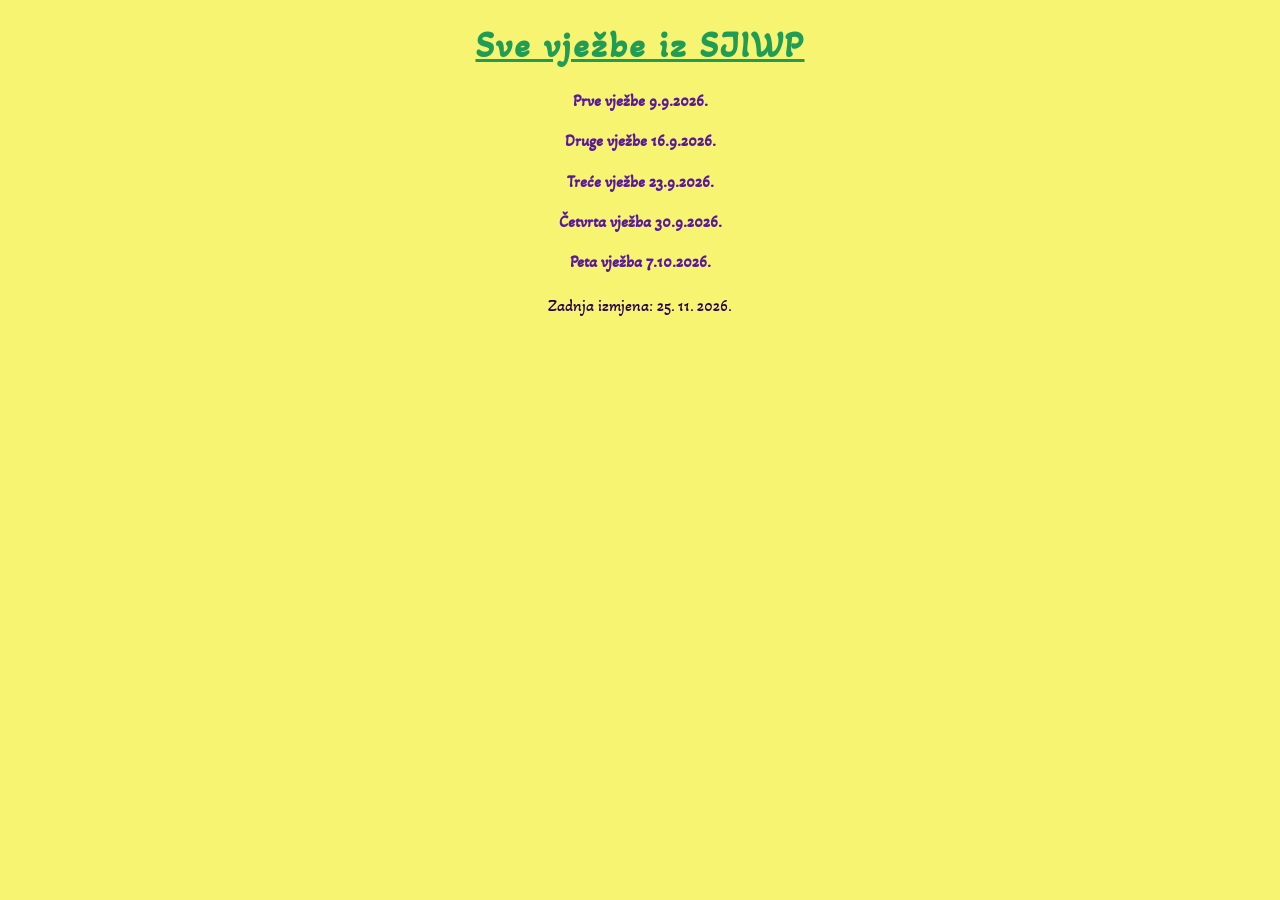
<file: index.html>
<!DOCTYPE html>
<html lang="en">
<head>
    <meta charset="UTF-8">
    <meta name="viewport" content="width=device-width, initial-scale=1.0">
    <title>Početna</title>
    <link rel="stylesheet" href="stil.css">
</head>
<body align="center">
    <h1>Sve vježbe iz SJIWP</h1>

    
        <h4 ><a class="html" href="prvi.html" >Prve vježbe 9.9.2026.</a></h4>
        <h4><a class="html" href="vjezba2.html">Druge vježbe 16.9.2026.</a></h4>
        <h4><a class="html" href="vjezba3.html">Treće vježbe 23.9.2026.</a></h4>
        <h4><a class="html" href="vjezba4.html">Četvrta vježba 30.9.2026. </a></h4>
        <h4><a class="html" href="vjezba5.html">Peta vježba 7.10.2026. </a></h4>
        <h4><a href=""></a></h4>

        <p>Zadnja izmjena: 25. 11. 2026.</p>

    
</body>
</html>
</file>
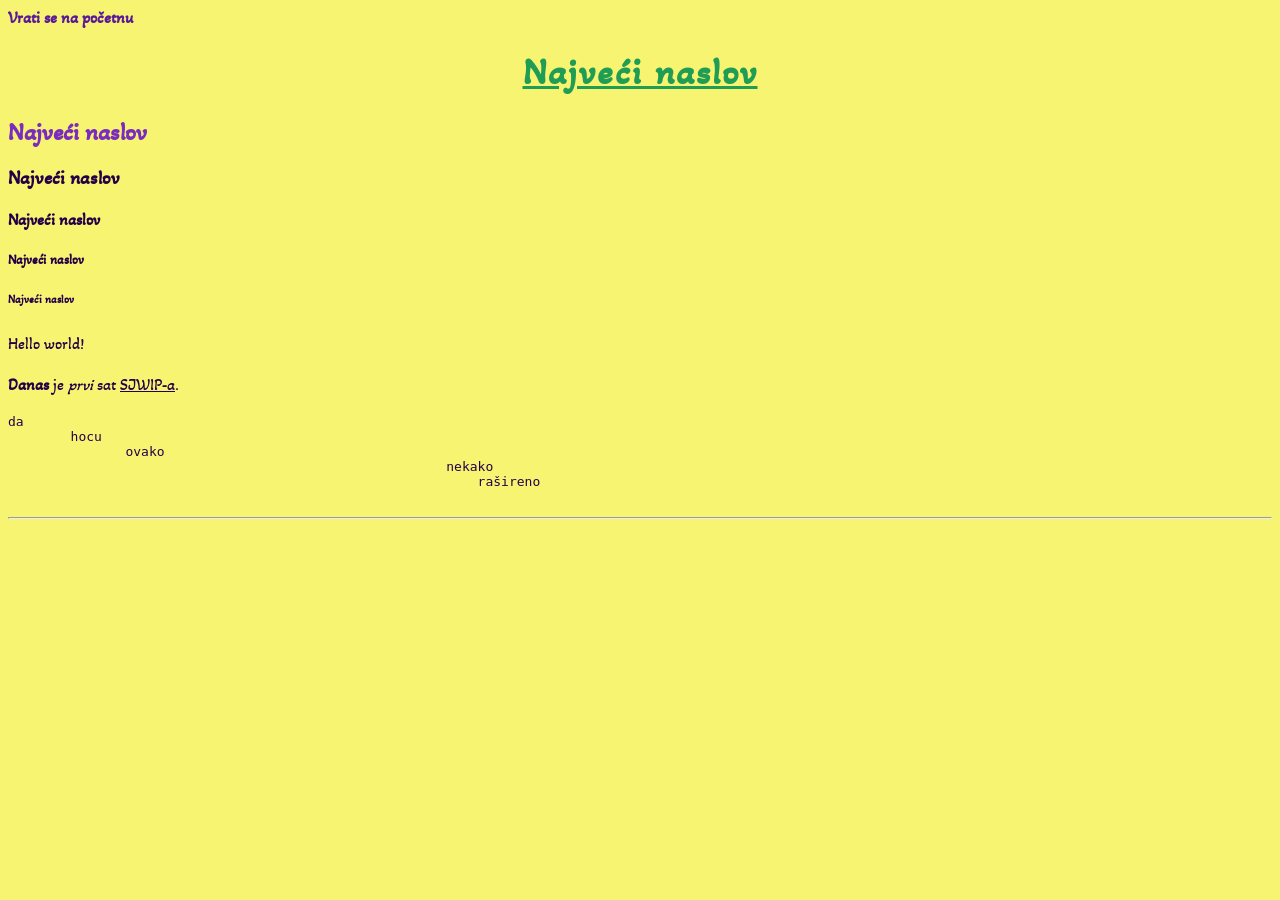
<file: prvi.html>
<!DOCTYPE html>
<html lang="en">
<head>
    <meta charset="UTF-8">
    <meta name="viewport" content="width=device-width, initial-scale=1.0">
    <title>Moja prva web stranica</title>
    <link rel="stylesheet" href="stil.css">
</head>
<body>
    <a href="./index.html">Vrati se na početnu</a>

    <h1>Najveći naslov</h1>
    <h2>Najveći naslov</h2>
    <h3>Najveći naslov</h3>
    <h4>Najveći naslov</h4>
    <h5>Najveći naslov</h5>
    <h6>Najveći naslov</h6>




    <p>Hello world!</p>
    <p><b>Danas</b> je <i>prvi</i> sat 
        <u>SJWIP-a</u>.
    </b>
    </p>

    <pre>da 
        hocu
               ovako
                                                        nekako
                                                            rašireno
     </pre>
     <hr>


    
</body>
</html>
</file>
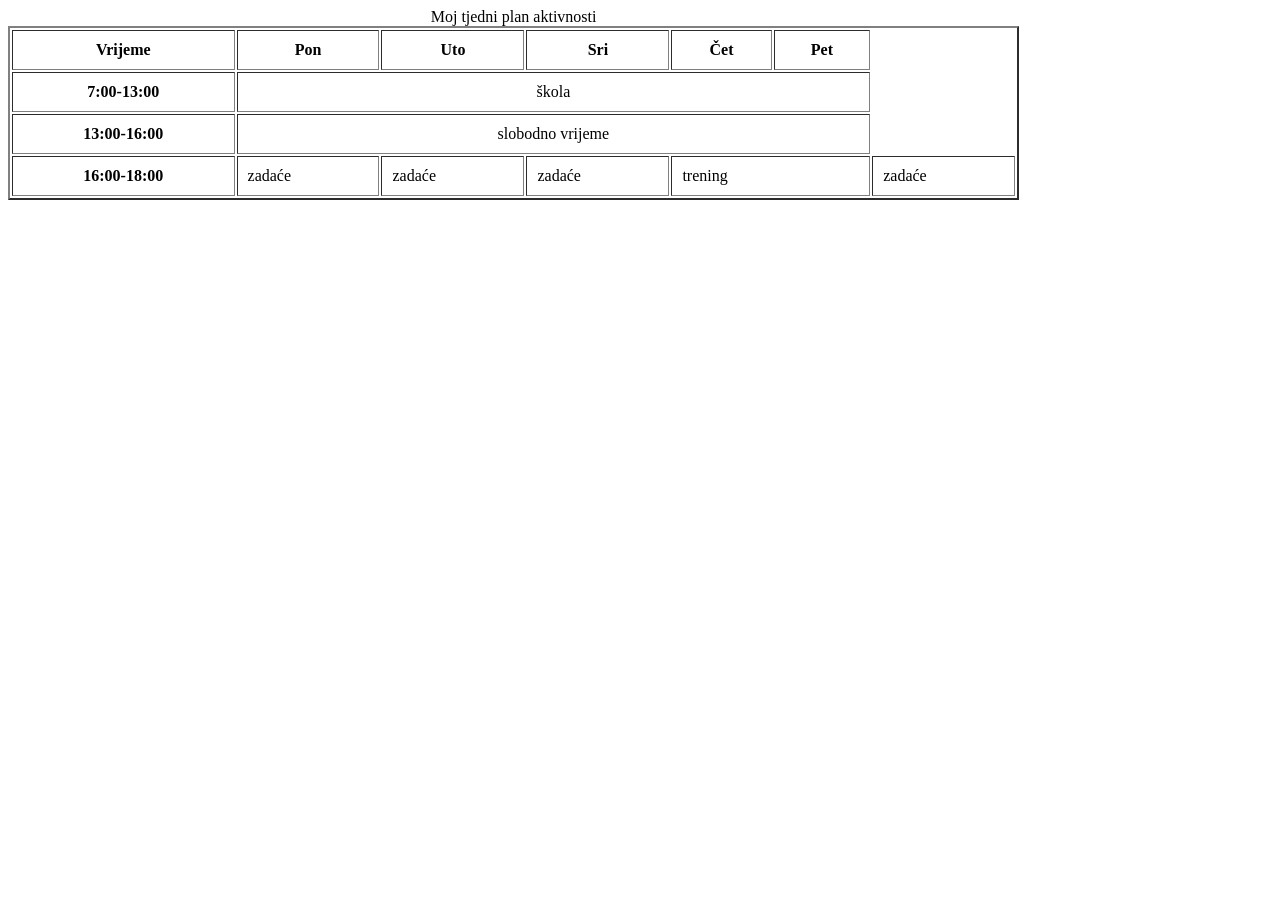
<file: tablica.html>
<!DOCTYPE html>
<html lang="hr">
<head>
    <meta charset="UTF-8">
    <meta name="viewport" content="width=device-width, initial-scale=1.0">
    <title>Izrada tablica</title>
</head>
<body>
    <table border="2" width="80%" cellpadding="10px" cellpading="5px" height="40px" align="centre">
        <caption>Moj tjedni plan aktivnosti</caption>

        <tr>
            <th>Vrijeme</th>
            <th>Pon</th>
            <th>Uto</th>
            <th>Sri</th>
            <th>Čet</th>
            <th>Pet</th>
        </tr>
        <tr align="center">
            <th>7:00-13:00</th>
            <td colspan="5">škola</td>

        </tr>
        <tr align="center">
            <th>13:00-16:00</th>
            <td colspan="5">slobodno vrijeme</td>

        </tr>
        <tr align="centre">
            <th>16:00-18:00</th>
            <td>zadaće</td>
            <td>zadaće</td>
            <td>zadaće</td>
            <td colspan="2">trening</td>
            <td>zadaće</td>

        </tr>

    </table>
    
</body>
</html>
</file>
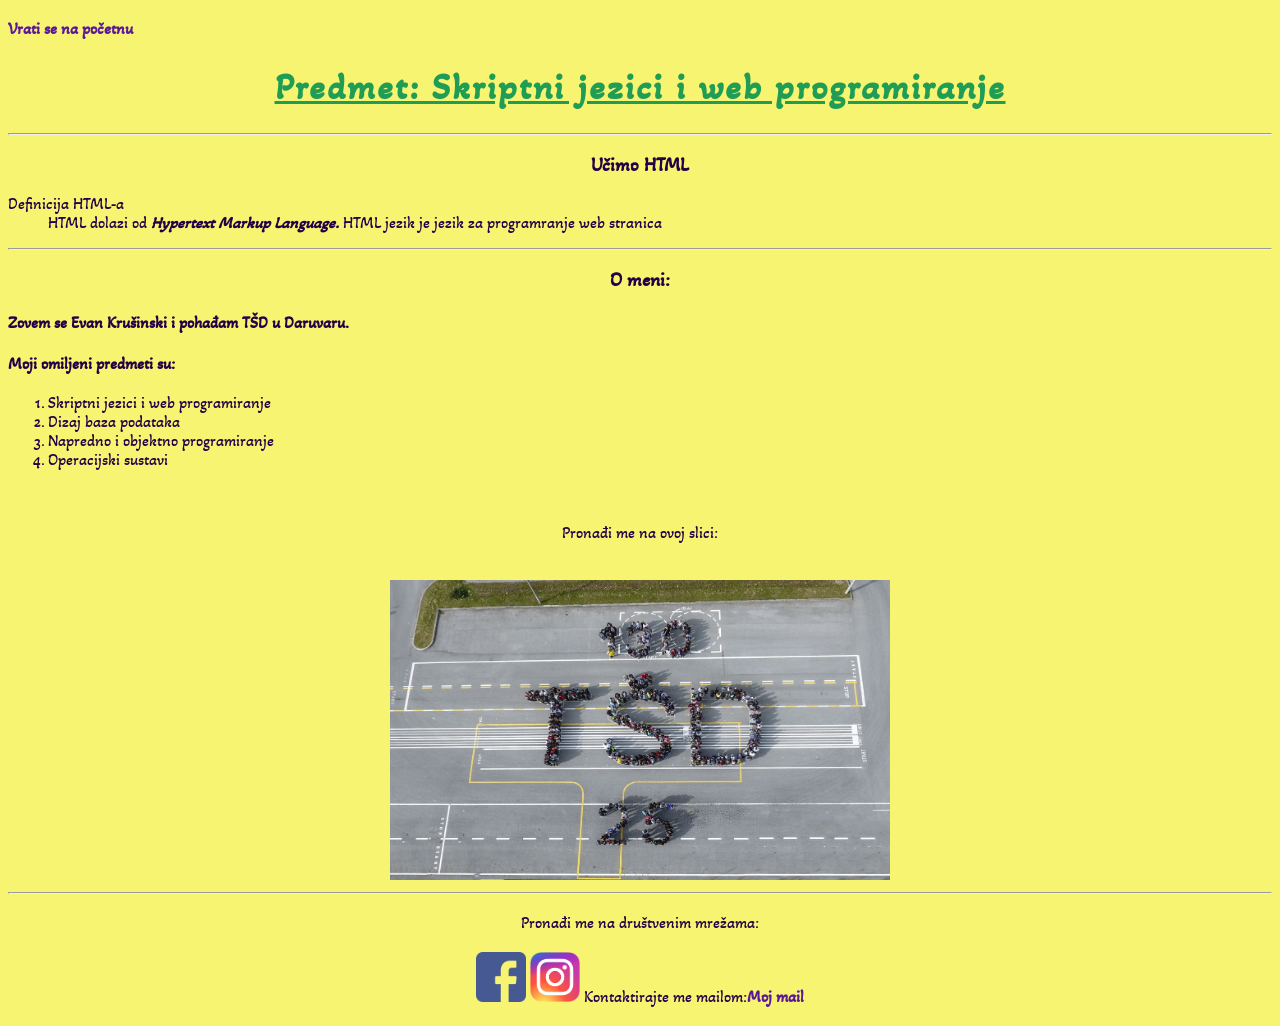
<file: vjezba2.html>
<!DOCTYPE html>
<html lang="en">
<head>
    <meta charset="UTF-8">
    <meta name="viewport" content="width=device-width, initial-scale=1.0">
    <title>Vježba 2</title>
    <link rel="stylesheet" href="stil.css">
</head>
<body align="center">
    <p align="left"> <a href="index.html">Vrati se na početnu</a></p>
    <h1>Predmet: Skriptni jezici i web programiranje</h1>

    <hr>

    <h3>Učimo HTML</h3>

    <dl align="left"> <!--definition lista -->
        <dt>
            Definicija HTML-a
        </dt>

        <dd> HTML dolazi od <i><b>Hypertext Markup Language.</b></i>
            HTML jezik je jezik za programranje web stranica</dd>
    </dl>
    <hr>
    <h3>
        O meni:
    </h3>
    <p align="left"><b>Zovem se Evan Krušinski i pohađam TŠD u Daruvaru.</b> </p>
    <p align="left"><b>Moji omiljeni predmeti su:</b> </p>

    <ol align="left"> <!--unordered list -->
        <li> Skriptni jezici i web programiranje</li>
        <li> Dizaj baza podataka</li>
        <li> Napredno i objektno programiranje</li>
        <li> Operacijski sustavi</li>
    </ol>

    <br>
    <p>Pronađi me na ovoj slici: </p>
    <br>
    <img src="SL-1.jpg" alt="Nema slike" height="300" width="500"> <!-- slika TŠD na parkiralištu -->
    <hr>
    <p>Pronađi me na društvenim mrežama:</p>
    <p><a href="https://www.facebook.com/"><img src="facebook.png" alt="Nema slike" height="50" width="50"></a> <!--slika facebook-->
       <a href="https://www.instagram.com/"><img src="Instagram_logo_2016.svg.webp" alt="Nema slike" height="50" width="50"></a><!--slika instagrama-->
       Kontaktirajte me mailom:<a href="https://www.gmail.com">Moj mail</a> <!--tekst sa hipervezom-->
    
</body>
</html>
</file>
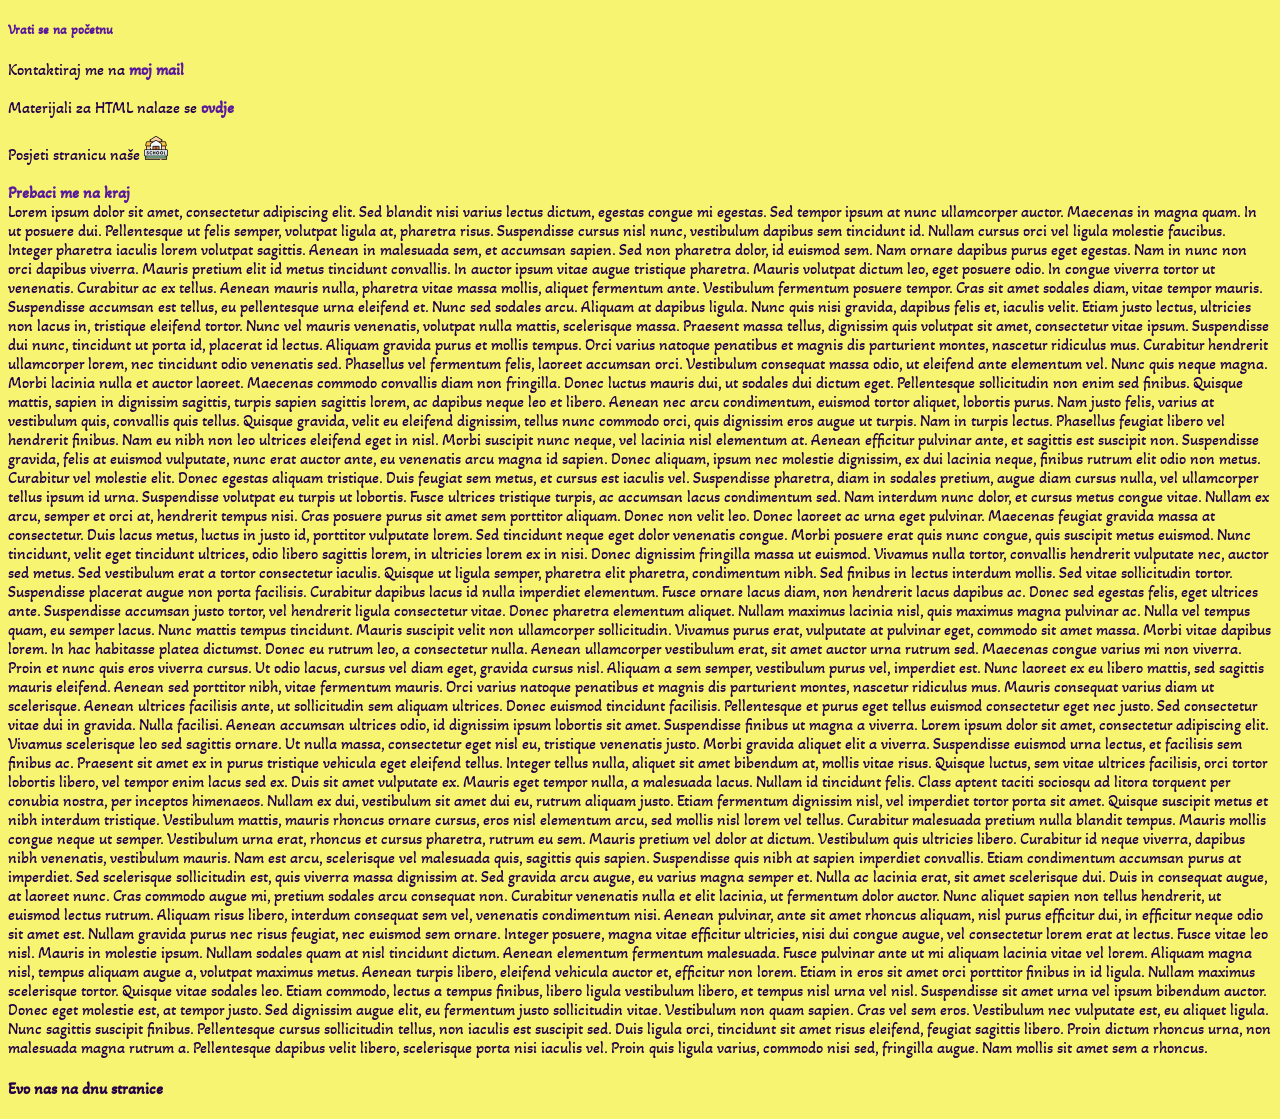
<file: vjezba3.html>
<!DOCTYPE html>
<html lang="en">
<head>
    <meta charset="UTF-8">
    <meta name="viewport" content="width=device-width, initial-scale=1.0">
    <title>Poveznice</title>
    <link rel="stylesheet" href="stil.css">
</head>
<body>
    <h5 align="left"> <a href="index.html">Vrati se na početnu</a>
    </h5>
    Kontaktiraj me na <a href="mailto:krusinskievan@gmail.com" target="_blank">moj mail</a>
    <br>
    <br>
    Materijali za HTML nalaze se <a href="file:///X:/3.%20RT%20SJIWP/popis_elemenata_1.pdf" target="_blank">ovdje</a>
    <br><br>

    Posjeti stranicu naše <a href="https://www.tsd.hr/site/" target="_blank"> <img src="school.png" width="24" height="24"></a>
    <br><br>
    <a href="#dno_stranice">Prebaci me na kraj</a>
    <br>

    Lorem ipsum dolor sit amet, consectetur adipiscing elit. Sed blandit nisi varius lectus dictum, egestas congue mi egestas. Sed tempor ipsum at nunc ullamcorper auctor. Maecenas in magna quam. In ut posuere dui. Pellentesque ut felis semper, volutpat ligula at, pharetra risus. Suspendisse cursus nisl nunc, vestibulum dapibus sem tincidunt id. Nullam cursus orci vel ligula molestie faucibus. Integer pharetra iaculis lorem volutpat sagittis.

Aenean in malesuada sem, et accumsan sapien. Sed non pharetra dolor, id euismod sem. Nam ornare dapibus purus eget egestas. Nam in nunc non orci dapibus viverra. Mauris pretium elit id metus tincidunt convallis. In auctor ipsum vitae augue tristique pharetra. Mauris volutpat dictum leo, eget posuere odio. In congue viverra tortor ut venenatis. Curabitur ac ex tellus. Aenean mauris nulla, pharetra vitae massa mollis, aliquet fermentum ante. Vestibulum fermentum posuere tempor. Cras sit amet sodales diam, vitae tempor mauris. Suspendisse accumsan est tellus, eu pellentesque urna eleifend et. Nunc sed sodales arcu. Aliquam at dapibus ligula.

Nunc quis nisi gravida, dapibus felis et, iaculis velit. Etiam justo lectus, ultricies non lacus in, tristique eleifend tortor. Nunc vel mauris venenatis, volutpat nulla mattis, scelerisque massa. Praesent massa tellus, dignissim quis volutpat sit amet, consectetur vitae ipsum. Suspendisse dui nunc, tincidunt ut porta id, placerat id lectus. Aliquam gravida purus et mollis tempus. Orci varius natoque penatibus et magnis dis parturient montes, nascetur ridiculus mus. Curabitur hendrerit ullamcorper lorem, nec tincidunt odio venenatis sed.

Phasellus vel fermentum felis, laoreet accumsan orci. Vestibulum consequat massa odio, ut eleifend ante elementum vel. Nunc quis neque magna. Morbi lacinia nulla et auctor laoreet. Maecenas commodo convallis diam non fringilla. Donec luctus mauris dui, ut sodales dui dictum eget. Pellentesque sollicitudin non enim sed finibus. Quisque mattis, sapien in dignissim sagittis, turpis sapien sagittis lorem, ac dapibus neque leo et libero. Aenean nec arcu condimentum, euismod tortor aliquet, lobortis purus.

Nam justo felis, varius at vestibulum quis, convallis quis tellus. Quisque gravida, velit eu eleifend dignissim, tellus nunc commodo orci, quis dignissim eros augue ut turpis. Nam in turpis lectus. Phasellus feugiat libero vel hendrerit finibus. Nam eu nibh non leo ultrices eleifend eget in nisl. Morbi suscipit nunc neque, vel lacinia nisl elementum at. Aenean efficitur pulvinar ante, et sagittis est suscipit non.

Suspendisse gravida, felis at euismod vulputate, nunc erat auctor ante, eu venenatis arcu magna id sapien. Donec aliquam, ipsum nec molestie dignissim, ex dui lacinia neque, finibus rutrum elit odio non metus. Curabitur vel molestie elit. Donec egestas aliquam tristique. Duis feugiat sem metus, et cursus est iaculis vel. Suspendisse pharetra, diam in sodales pretium, augue diam cursus nulla, vel ullamcorper tellus ipsum id urna. Suspendisse volutpat eu turpis ut lobortis. Fusce ultrices tristique turpis, ac accumsan lacus condimentum sed. Nam interdum nunc dolor, et cursus metus congue vitae. Nullam ex arcu, semper et orci at, hendrerit tempus nisi. Cras posuere purus sit amet sem porttitor aliquam. Donec non velit leo.

Donec laoreet ac urna eget pulvinar. Maecenas feugiat gravida massa at consectetur. Duis lacus metus, luctus in justo id, porttitor vulputate lorem. Sed tincidunt neque eget dolor venenatis congue. Morbi posuere erat quis nunc congue, quis suscipit metus euismod. Nunc tincidunt, velit eget tincidunt ultrices, odio libero sagittis lorem, in ultricies lorem ex in nisi. Donec dignissim fringilla massa ut euismod. Vivamus nulla tortor, convallis hendrerit vulputate nec, auctor sed metus. Sed vestibulum erat a tortor consectetur iaculis. Quisque ut ligula semper, pharetra elit pharetra, condimentum nibh. Sed finibus in lectus interdum mollis.

Sed vitae sollicitudin tortor. Suspendisse placerat augue non porta facilisis. Curabitur dapibus lacus id nulla imperdiet elementum. Fusce ornare lacus diam, non hendrerit lacus dapibus ac. Donec sed egestas felis, eget ultrices ante. Suspendisse accumsan justo tortor, vel hendrerit ligula consectetur vitae. Donec pharetra elementum aliquet. Nullam maximus lacinia nisl, quis maximus magna pulvinar ac.

Nulla vel tempus quam, eu semper lacus. Nunc mattis tempus tincidunt. Mauris suscipit velit non ullamcorper sollicitudin. Vivamus purus erat, vulputate at pulvinar eget, commodo sit amet massa. Morbi vitae dapibus lorem. In hac habitasse platea dictumst. Donec eu rutrum leo, a consectetur nulla. Aenean ullamcorper vestibulum erat, sit amet auctor urna rutrum sed. Maecenas congue varius mi non viverra. Proin et nunc quis eros viverra cursus. Ut odio lacus, cursus vel diam eget, gravida cursus nisl. Aliquam a sem semper, vestibulum purus vel, imperdiet est. Nunc laoreet ex eu libero mattis, sed sagittis mauris eleifend.

Aenean sed porttitor nibh, vitae fermentum mauris. Orci varius natoque penatibus et magnis dis parturient montes, nascetur ridiculus mus. Mauris consequat varius diam ut scelerisque. Aenean ultrices facilisis ante, ut sollicitudin sem aliquam ultrices. Donec euismod tincidunt facilisis. Pellentesque et purus eget tellus euismod consectetur eget nec justo. Sed consectetur vitae dui in gravida. Nulla facilisi. Aenean accumsan ultrices odio, id dignissim ipsum lobortis sit amet. Suspendisse finibus ut magna a viverra. Lorem ipsum dolor sit amet, consectetur adipiscing elit. Vivamus scelerisque leo sed sagittis ornare.

Ut nulla massa, consectetur eget nisl eu, tristique venenatis justo. Morbi gravida aliquet elit a viverra. Suspendisse euismod urna lectus, et facilisis sem finibus ac. Praesent sit amet ex in purus tristique vehicula eget eleifend tellus. Integer tellus nulla, aliquet sit amet bibendum at, mollis vitae risus. Quisque luctus, sem vitae ultrices facilisis, orci tortor lobortis libero, vel tempor enim lacus sed ex. Duis sit amet vulputate ex.

Mauris eget tempor nulla, a malesuada lacus. Nullam id tincidunt felis. Class aptent taciti sociosqu ad litora torquent per conubia nostra, per inceptos himenaeos. Nullam ex dui, vestibulum sit amet dui eu, rutrum aliquam justo. Etiam fermentum dignissim nisl, vel imperdiet tortor porta sit amet. Quisque suscipit metus et nibh interdum tristique. Vestibulum mattis, mauris rhoncus ornare cursus, eros nisl elementum arcu, sed mollis nisl lorem vel tellus. Curabitur malesuada pretium nulla blandit tempus. Mauris mollis congue neque ut semper. Vestibulum urna erat, rhoncus et cursus pharetra, rutrum eu sem. Mauris pretium vel dolor at dictum. Vestibulum quis ultricies libero. Curabitur id neque viverra, dapibus nibh venenatis, vestibulum mauris.

Nam est arcu, scelerisque vel malesuada quis, sagittis quis sapien. Suspendisse quis nibh at sapien imperdiet convallis. Etiam condimentum accumsan purus at imperdiet. Sed scelerisque sollicitudin est, quis viverra massa dignissim at. Sed gravida arcu augue, eu varius magna semper et. Nulla ac lacinia erat, sit amet scelerisque dui. Duis in consequat augue, at laoreet nunc. Cras commodo augue mi, pretium sodales arcu consequat non. Curabitur venenatis nulla et elit lacinia, ut fermentum dolor auctor.

Nunc aliquet sapien non tellus hendrerit, ut euismod lectus rutrum. Aliquam risus libero, interdum consequat sem vel, venenatis condimentum nisi. Aenean pulvinar, ante sit amet rhoncus aliquam, nisl purus efficitur dui, in efficitur neque odio sit amet est. Nullam gravida purus nec risus feugiat, nec euismod sem ornare. Integer posuere, magna vitae efficitur ultricies, nisi dui congue augue, vel consectetur lorem erat at lectus. Fusce vitae leo nisl. Mauris in molestie ipsum. Nullam sodales quam at nisl tincidunt dictum. Aenean elementum fermentum malesuada. Fusce pulvinar ante ut mi aliquam lacinia vitae vel lorem. Aliquam magna nisl, tempus aliquam augue a, volutpat maximus metus. Aenean turpis libero, eleifend vehicula auctor et, efficitur non lorem. Etiam in eros sit amet orci porttitor finibus in id ligula.

Nullam maximus scelerisque tortor. Quisque vitae sodales leo. Etiam commodo, lectus a tempus finibus, libero ligula vestibulum libero, et tempus nisl urna vel nisl. Suspendisse sit amet urna vel ipsum bibendum auctor. Donec eget molestie est, at tempor justo. Sed dignissim augue elit, eu fermentum justo sollicitudin vitae. Vestibulum non quam sapien. Cras vel sem eros. Vestibulum nec vulputate est, eu aliquet ligula. Nunc sagittis suscipit finibus. Pellentesque cursus sollicitudin tellus, non iaculis est suscipit sed. Duis ligula orci, tincidunt sit amet risus eleifend, feugiat sagittis libero. Proin dictum rhoncus urna, non malesuada magna rutrum a. Pellentesque dapibus velit libero, scelerisque porta nisi iaculis vel. Proin quis ligula varius, commodo nisi sed, fringilla augue. Nam mollis sit amet sem a rhoncus.
    
<h4 id="dno_stranice">Evo nas na dnu stranice</h4>
    
</body>
</html>
</file>
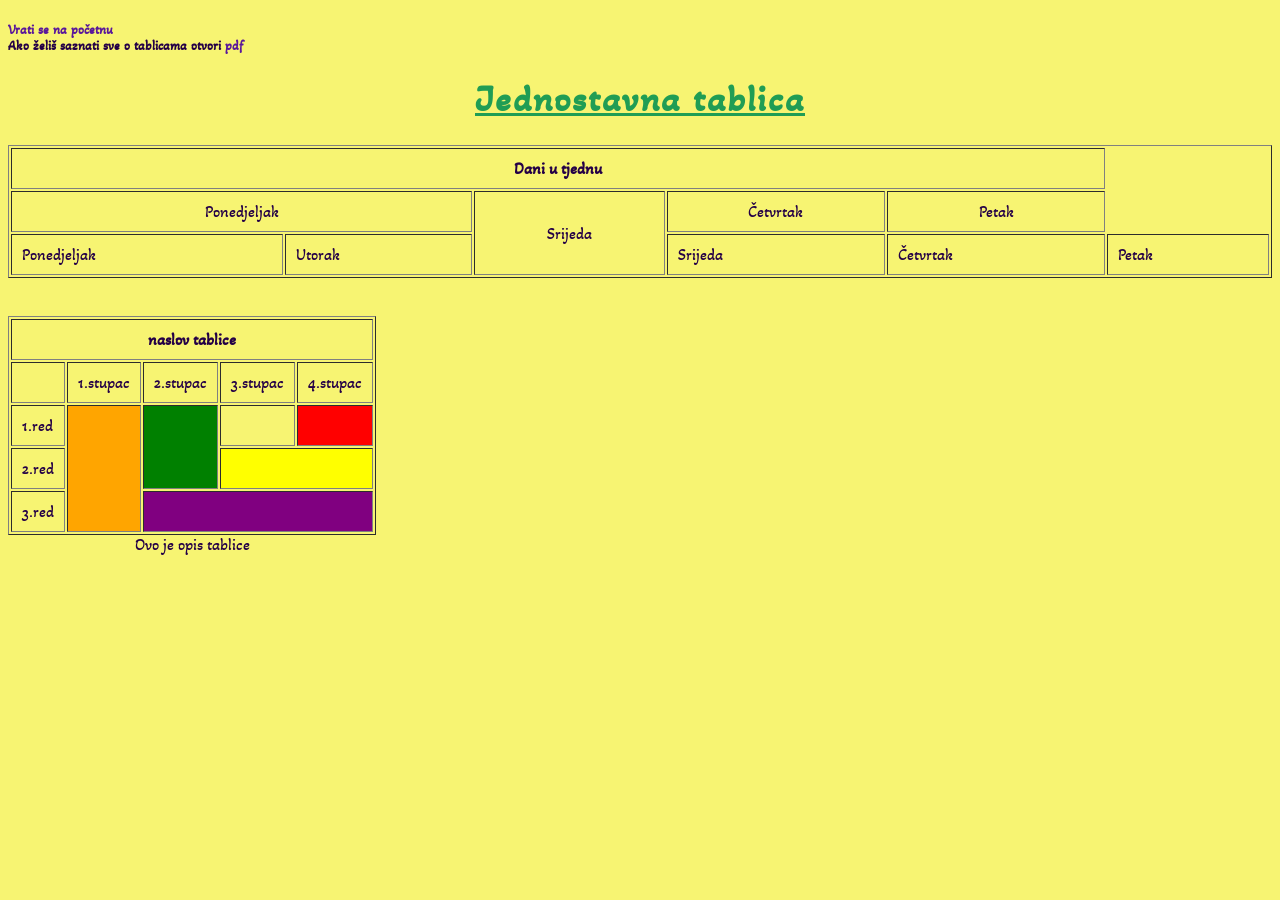
<file: vjezba4.html>
<!DOCTYPE html>
<html lang="en">
<head>
    <meta charset="UTF-8">
    <meta name="viewport" content="width=device-width, initial-scale=1.0">
    <title>Document</title>
    <link rel="stylesheet" href="stil.css">
</head>
<body>
    <h5 align="left"> <a href="index.html">Vrati se na početnu</a><br>
        Ako želiš saznati sve o tablicama otvori <a href="vazno_o_tablicama.pdf" target="_blank">pdf</a>
    
        <h1>Jednostavna tablica</h1>
        <table border="1" width="100%" cellpadding="10px">
            <tr>
                <th colspan="5">Dani u tjednu</th> 
            </tr>
            <tr align="center">
                <td  colspan="2">Ponedjeljak</td>
                
                <td rowspan="2">Srijeda</td>
                <td>Četvrtak</td>
                <td>Petak</td>
            </tr>
            <tr>
                <td>Ponedjeljak</td>
                <td>Utorak</td>
                <td>Srijeda</td>
                <td>Četvrtak</td>
                <td>Petak</td>
            </tr>
        </table>
        <br>
        <br>

        <table border="1"  cellpadding="10px">
            <tr>
                <th colspan="5">naslov tablice</th>
            </tr>
                <td></td>
                <td>1.stupac</td>
                <td>2.stupac</td>
                <td>3.stupac</td>
                <td>4.stupac</td>
                
        </tr>

        <tr>
            <td>1.red</td>
            <td rowspan="3" bgcolor="orange"></td>
            <td rowspan="2" bgcolor="green"></td>
            <td>&nbsp;</td>
            <td bgcolor="red">&nbsp;</td>
        </tr>
        <tr>
            <td>2.red</td>
            <td colspan="2" bgcolor="yellow">&nbsp;</td>
        </tr>
         <tr>
            <td>3.red</td>
            <td colspan="3" bgcolor="purple">&nbsp;</td>
        
        </tr>
    <caption align="bottom">Ovo je opis tablice</caption>

        </table>
       
</body>
</html>
</file>
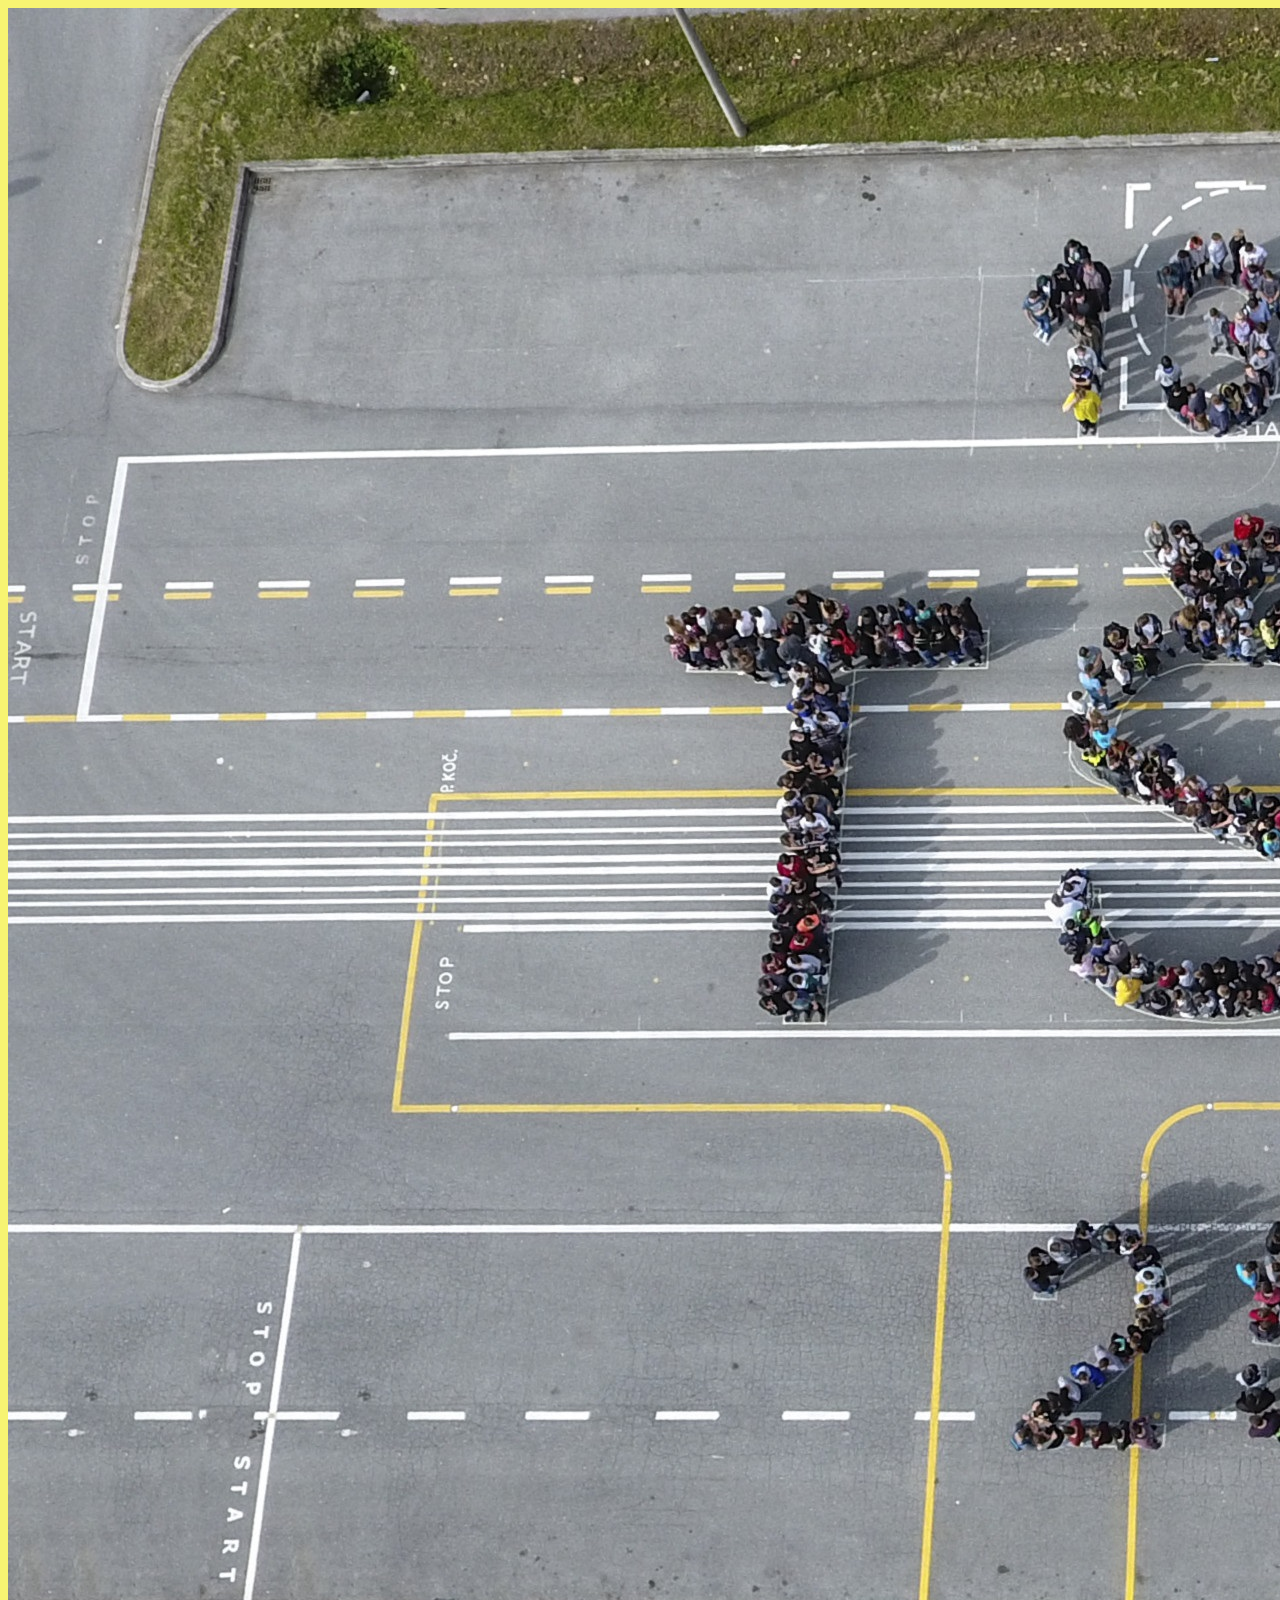
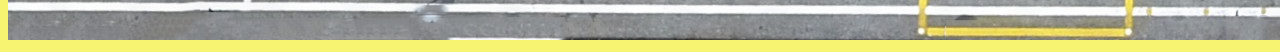
<file: vjezba5.html>
<!DOCTYPE html>
<html lang="en">
<head>
    <meta charset="UTF-8">
    <meta name="viewport" content="width=device-width, initial-scale=1.0">
    <title>Image mapa</title>
    <link rel="stylesheet" href="stil.css">
</head>
<body>

    <img src="SL-1.jpg" alt="opis" usemap="#TSD_slika">

    <map name="TSD_slika">
        <area shape="rect"
        coords="1459, 591, 1787, 979 "
        href="https://www.tsd.hr/site/">

    </map>
    
</body>
</html>
</file>
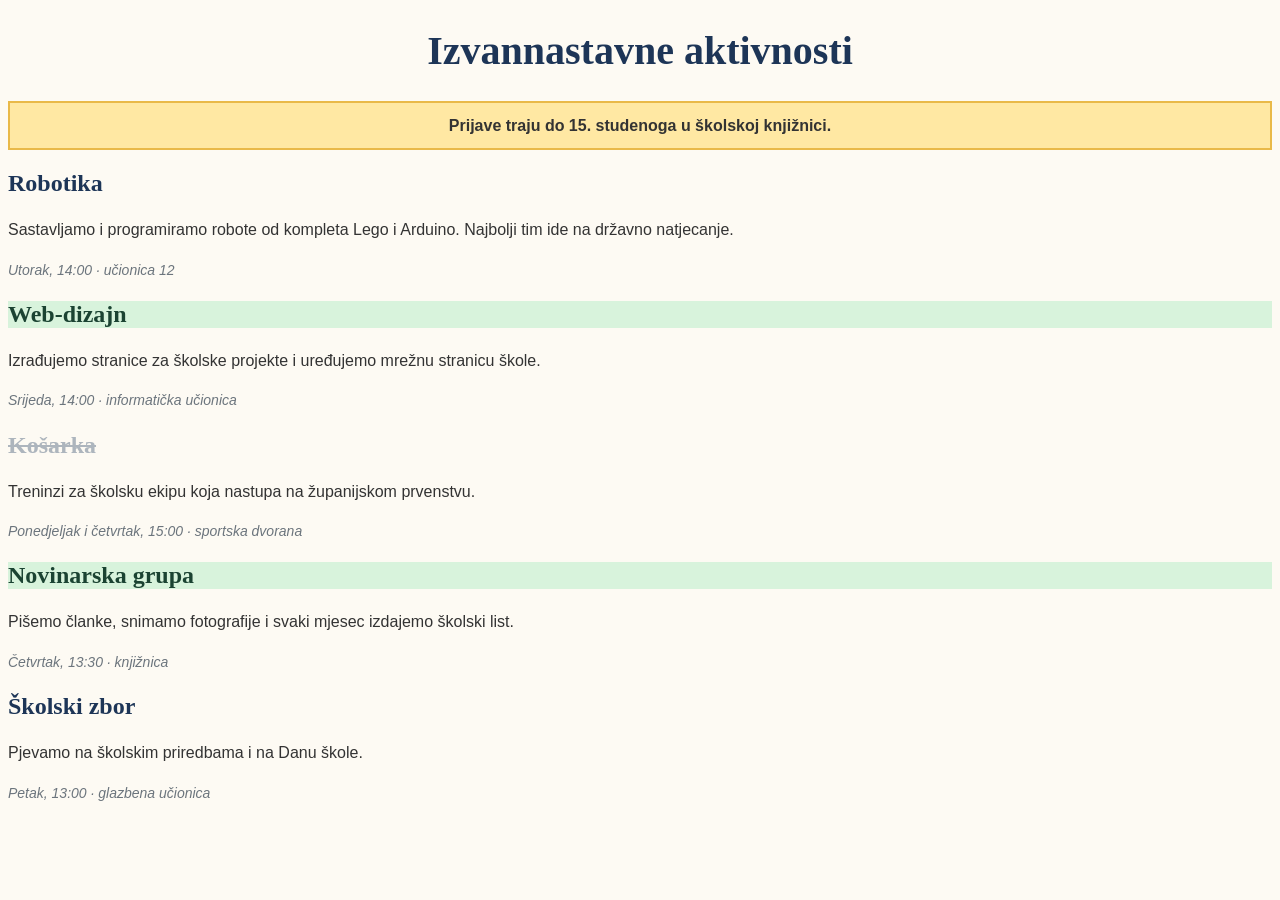
<file: paket_C03/css3/aktivnosti.html>
<!DOCTYPE html>
<html lang="hr">
<head>
    <meta charset="UTF-8">
    <meta name="viewport" content="width=device-width, initial-scale=1.0">
    <title>Izvannastavne aktivnosti</title>
    <link rel="stylesheet" href="aktivnosti.css">
</head>
<body>

    <h1>Izvannastavne aktivnosti</h1>

    <p id="obavijest">Prijave traju do 15. studenoga u školskoj knjižnici.</p>

    <h2>Robotika</h2>
    <p>Sastavljamo i programiramo robote od kompleta Lego i Arduino. Najbolji tim ide na državno natjecanje.</p>
    <p class="termin">Utorak, 14:00 · učionica 12</p>

    <h2 class="novo">Web-dizajn</h2>
    <p>Izrađujemo stranice za školske projekte i uređujemo mrežnu stranicu škole.</p>
    <p class="termin">Srijeda, 14:00 · informatička učionica</p>

    <h2 class="popunjeno">Košarka</h2>
    <p>Treninzi za školsku ekipu koja nastupa na županijskom prvenstvu.</p>
    <p class="termin">Ponedjeljak i četvrtak, 15:00 · sportska dvorana</p>

    <h2 class="novo">Novinarska grupa</h2>
    <p>Pišemo članke, snimamo fotografije i svaki mjesec izdajemo školski list.</p>
    <p class="termin">Četvrtak, 13:30 · knjižnica</p>

    <h2>Školski zbor</h2>
    <p>Pjevamo na školskim priredbama i na Danu škole.</p>
    <p class="termin">Petak, 13:00 · glazbena učionica</p>

</body>
</html>
</file>
<file: stil.css>
@import url('https://fonts.googleapis.com/css2?family=Akaya+Kanadaka&display=swap');


body {
  background-color: #f7f472;
  color: #240046;
  font-family: "Akaya Kanadaka", sans-serif;

}
h1 {
  color: #209d54;
  text-align: center;
  font-size: 36px;
  letter-spacing: 2px;
  text-decoration: underline;
}

h2 {
  color: #7b2cbf;
}

p{
    line-height: 1.6;
}

a {
  color: #5a189a;
  text-decoration: none;
  font-weight: bold;
}
</file>
<file: paket_C03/css3/aktivnosti.css>
body{
    background-color: #fdfaf3;
    color: #333333;
    font-family: Verdana, sans-serif;
}

p{
    line-height: 1.6;
}

h1, h2 {
    font-family: Georgia, serif;
    color: #1d3557;
}

h1{
    text-align: center;
    font-size: 40px;
}


.termin {                                          
    color: #6c757d;
    font-style: italic;
    font-size: 14px;
}

.novo{
    background-color: #d8f3dc;
    color: #1b4332;
}

.popunjeno{
    color: #adb5bd;
    text-decoration: line-through;
}

#obavijest{
    background-color: #ffe8a3;
    border: 2px solid #e9b949;
    text-align: center;
    font-weight: bold;
    padding: 10px;
}
</file>
